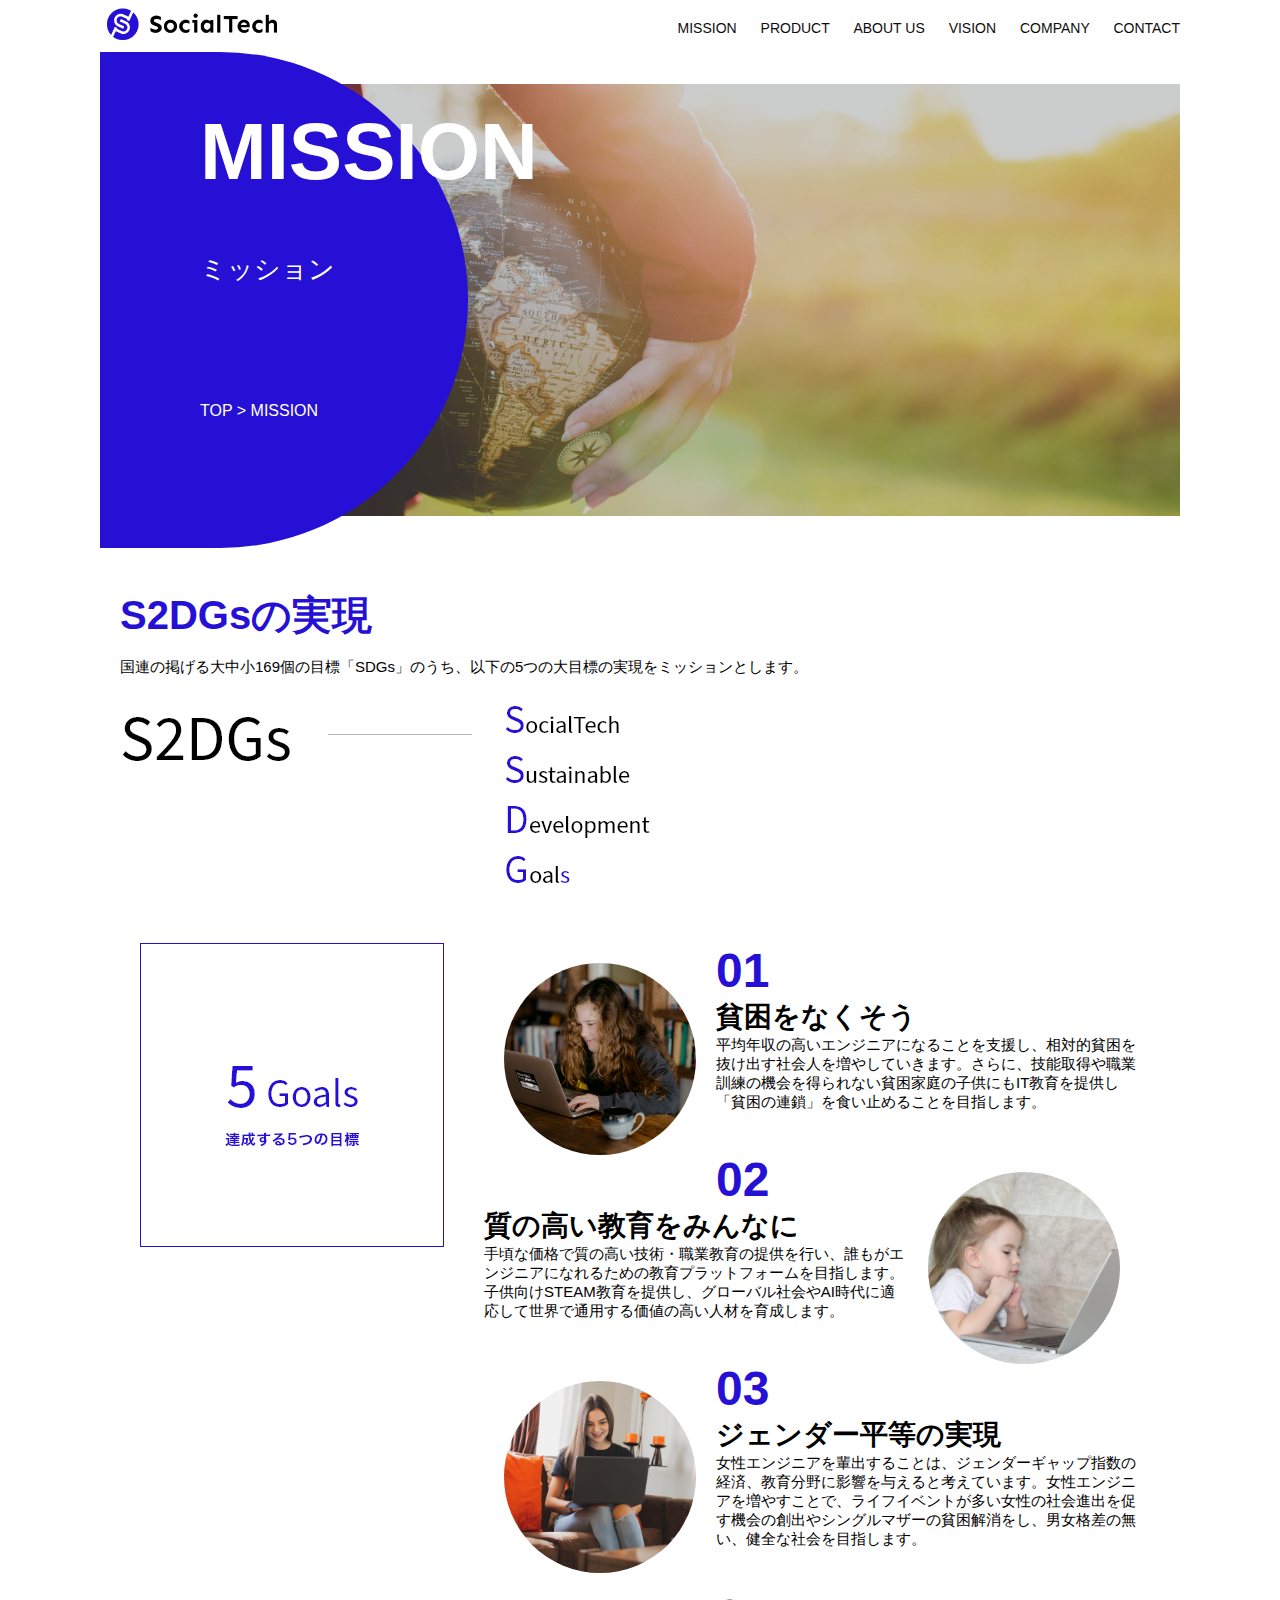
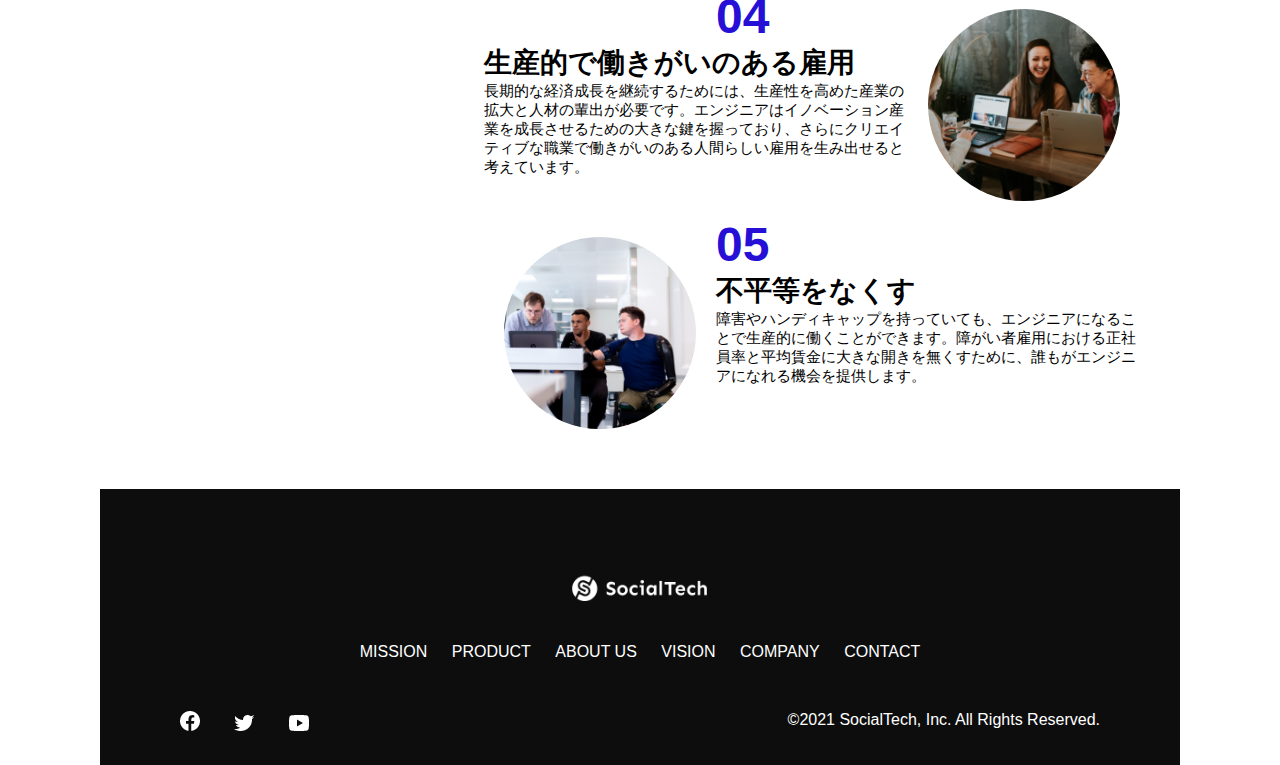
<file: kadai_tutorial_output/kadai_tutorial_output/mission.html>
<!DOCTYPE html>
<html>

<head>
  <title>SocialTech -MISSION ミッション -</title>
  <meta charset="UTF-8">
  <meta name="description" content="SocialTechが目指す5つの目標（S2DGs）を紹介します">
  <meta name="viewport" content="width=device-width, initial-scale=1.0">
  <link rel="stylesheet" href="style.css">
</head>

<body>
  <!-- ヘッダー -->
  <header>
    <!-- ロゴ -->
    <a href="index.html" id="logo"><img src="images/logo.png" alt="トップページに戻る"></a>

    <!-- PC用ナビゲーション -->
    <nav id="nav-pc">
      <a href="mission.html">MISSION</a>
      <a href="product.html">PRODUCT</a>
      <a href="index.html#aboutus">ABOUT US</a>
      <a href="index.html#vision">VISION</a>
      <a href="index.html#company">COMPANY</a>
      <a href="index.html#contact">CONTACT</a>
    </nav>
    <!-- スマホ用メニューボタン -->
    <img id="menu-sp" src="images/button-menu.png" alt="ナビゲーションを開く"
      onclick="document.getElementById('nav-sp').style.display = 'block'">
    <!-- スマホ用ナビゲーション -->
    <nav id="nav-sp">
      <img id="close" src="images/button-close.png" alt="ナビゲーションを閉じる"
        onclick="document.getElementById('nav-sp').style.display = 'none'">
      <a id="logo-sp" href="index.html" onclick="document.getElementById('nav-sp').style.display = 'none'">
        <img src="images/logo-sp.png" alt="トップページに戻る"></a>
      <a class="menu" href="mission.html" onclick="document.getElementById('nav-sp').style.display = 'none'">MISSION</a>
      <a class="menu" href="product.html" onclick="document.getElementById('nav-sp').style.display = 'none'">PRODUCT</a>
      <a class="menu" href="index.html#aboutus" onclick="document.getElementById('nav-sp').style.display = 'none'">ABOUT
        US</a>
      <a class="menu" href="index.html#vision"
        onclick="document.getElementById('nav-sp').style.display = 'none'">VISION</a>
      <a class="menu" href="index.html#company"
        onclick="document.getElementById('nav-sp').style.display = 'none'">COMPANY</a>
      <a class="menu" href="index.html#contact"
        onclick="document.getElementById('nav-sp').style.display = 'none'">CONTACT</a>
      <div id="sns">
        <a href="https://www.facebook.com/sejuku2013"><img src="images/button-facebook.png" alt="Facebookのリンク"></a>
        <a href="https://twitter.com/samuraijuku"><img src="images/button-twitter.png" alt="Twitterのリンク"></a>
        <a href="https://www.youtube.com/channel/UCCFOQO5aDK0xXam4cUQXT8g"><img src="images/button-youtube.png"
            alt="YouTubeのリンク"></a>
      </div>
    </nav>
  </header>
  <main>
    <article>
      <section id="mission-main">
        <div id="mission-title">
          <h1>MISSION</h1>
          <span>ミッション</span>
          <div>TOP > MISSION</div>
        </div>
      </section>
      <section id="mission-s2dgs">
        <h2 class="mission-h2">S2DGsの実現</h2>
        <p>国連の掲げる大中小169個の目標「SDGs」のうち、以下の5つの大目標の実現をミッションとします。</p>
        <img src="images/mission/mission-s2dgs.png" alt="S2DGs">
      </section>
      <section id="mission-5goals">
        <div>
          <img id="s2dgs-image" src="images/mission/mission-5goals.png" alt="5Goals">
        </div>
        <div>
          <div>
            <img class="fivegoals-image-left" src="images/mission/mission-5goals01.png" alt="PCを操作する女の子">
            <span class="fivegoals-number">01</span>
            <h3 class="fivegoals-h3">貧困をなくそう</h3>
            <p class="fivegoals-p">
              平均年収の高いエンジニアになることを支援し、相対的貧困を抜け出す社会人を増やしていきます。さらに、技能取得や職業訓練の機会を得られない貧困家庭の子供にもIT教育を提供し「貧困の連鎖」を食い止めることを目指します。
            </p>
          </div>

            <div>
              <img class="fivegoals-image-right" src="images/mission/mission-5goals02.png" alt="PCを見つめる小さい女の子">
              <span class="fivegoals-number">02</span>
              <h3 class="fivegoals-h3">質の高い教育をみんなに</h3>
              <p class="fivegoals-p">
                手頃な価格で質の高い技術・職業教育の提供を行い、誰もがエンジニアになれるための教育プラットフォームを目指します。子供向けSTEAM教育を提供し、グローバル社会やAI時代に適応して世界で通用する価値の高い人材を育成します。
              </p>
            </div>

              <div>
                <img class="fivegoals-image-left" src="images/mission/mission-5goals03.png" alt="PCを操作する女性">
                <span class="fivegoals-number">03</span>
                <h3 class="fivegoals-h3">ジェンダー平等の実現</h3>
                <p class="fivegoals-p">
                  女性エンジニアを輩出することは、ジェンダーギャップ指数の経済、教育分野に影響を与えると考えています。女性エンジニアを増やすことで、ライフイベントが多い女性の社会進出を促す機会の創出やシングルマザーの貧困解消をし、男女格差の無い、健全な社会を目指します。
                </p>
              </div>

                <div>
                  <img class="fivegoals-image-right" src="images/mission/mission-5goals04.png" alt="笑顔で話し合う3人の男女">
                  <span class="fivegoals-number">04</span>
                  <h3 class="fivegoals-h3">生産的で働きがいのある雇用</h3>
                  <p class="fivegoals-p">
                    長期的な経済成長を継続するためには、生産性を高めた産業の拡大と人材の輩出が必要です。エンジニアはイノベーション産業を成長させるための大きな鍵を握っており、さらにクリエイティブな職業で働きがいのある人間らしい雇用を生み出せると考えています。
                  </p>
                </div>

                  <div>
                    <img class="fivegoals-image-left" src="images/mission/mission-5goals05.png" alt="障害を持つ男性が生き生きと働く様子">
                    <span class="fivegoals-number">05</span>
                    <h3 class="fivegoals-h3">不平等をなくす</h3>
                    <p class="fivegoals-p">
                      障害やハンディキャップを持っていても、エンジニアになることで生産的に働くことができます。障がい者雇用における正社員率と平均賃金に大きな開きを無くすために、誰もがエンジニアになれる機会を提供します。
                    </p>
                  </div>
                </div>
      </section>
    </article>
    <footer>
      <div id="footer-logo">
        <img src="images/logo-sp.png" alt="SocialTech">
      </div>
      <div id="footer-link">
        <a href="mission.html">MISSION</a>
        <a href="product.html">PRODUCT</a>
        <a href="index.html#aboutus">ABOUT US</a>
        <a href="index.html#vision">VISION</a>
        <a href="index.html#company">COMPANY</a>
        <a href="index.html#contact">CONTACT</a>
      </div>
      <div id="sns-footer">
        <a href="https://www.facebook.com/sejuku2013"><img src="images/button-facebook.png" alt="Facebookのリンク"></a>
        <a href="https://twitter.com/samuraijuku"><img src="images/button-twitter.png" alt="Twitterのリンク"></a>
        <a href="https://www.youtube.com/channel/UCCFOQO5aDK0xXam4cUQXT8g"><img src="images/button-youtube.png"
            alt="YouTubeのリンク"></a>
        <span id="copyright">&copy;2021 SocialTech, Inc. All Rights Reserved.</span>
      </div>
    </footer>
  </main>
</body>

</html>
</file>
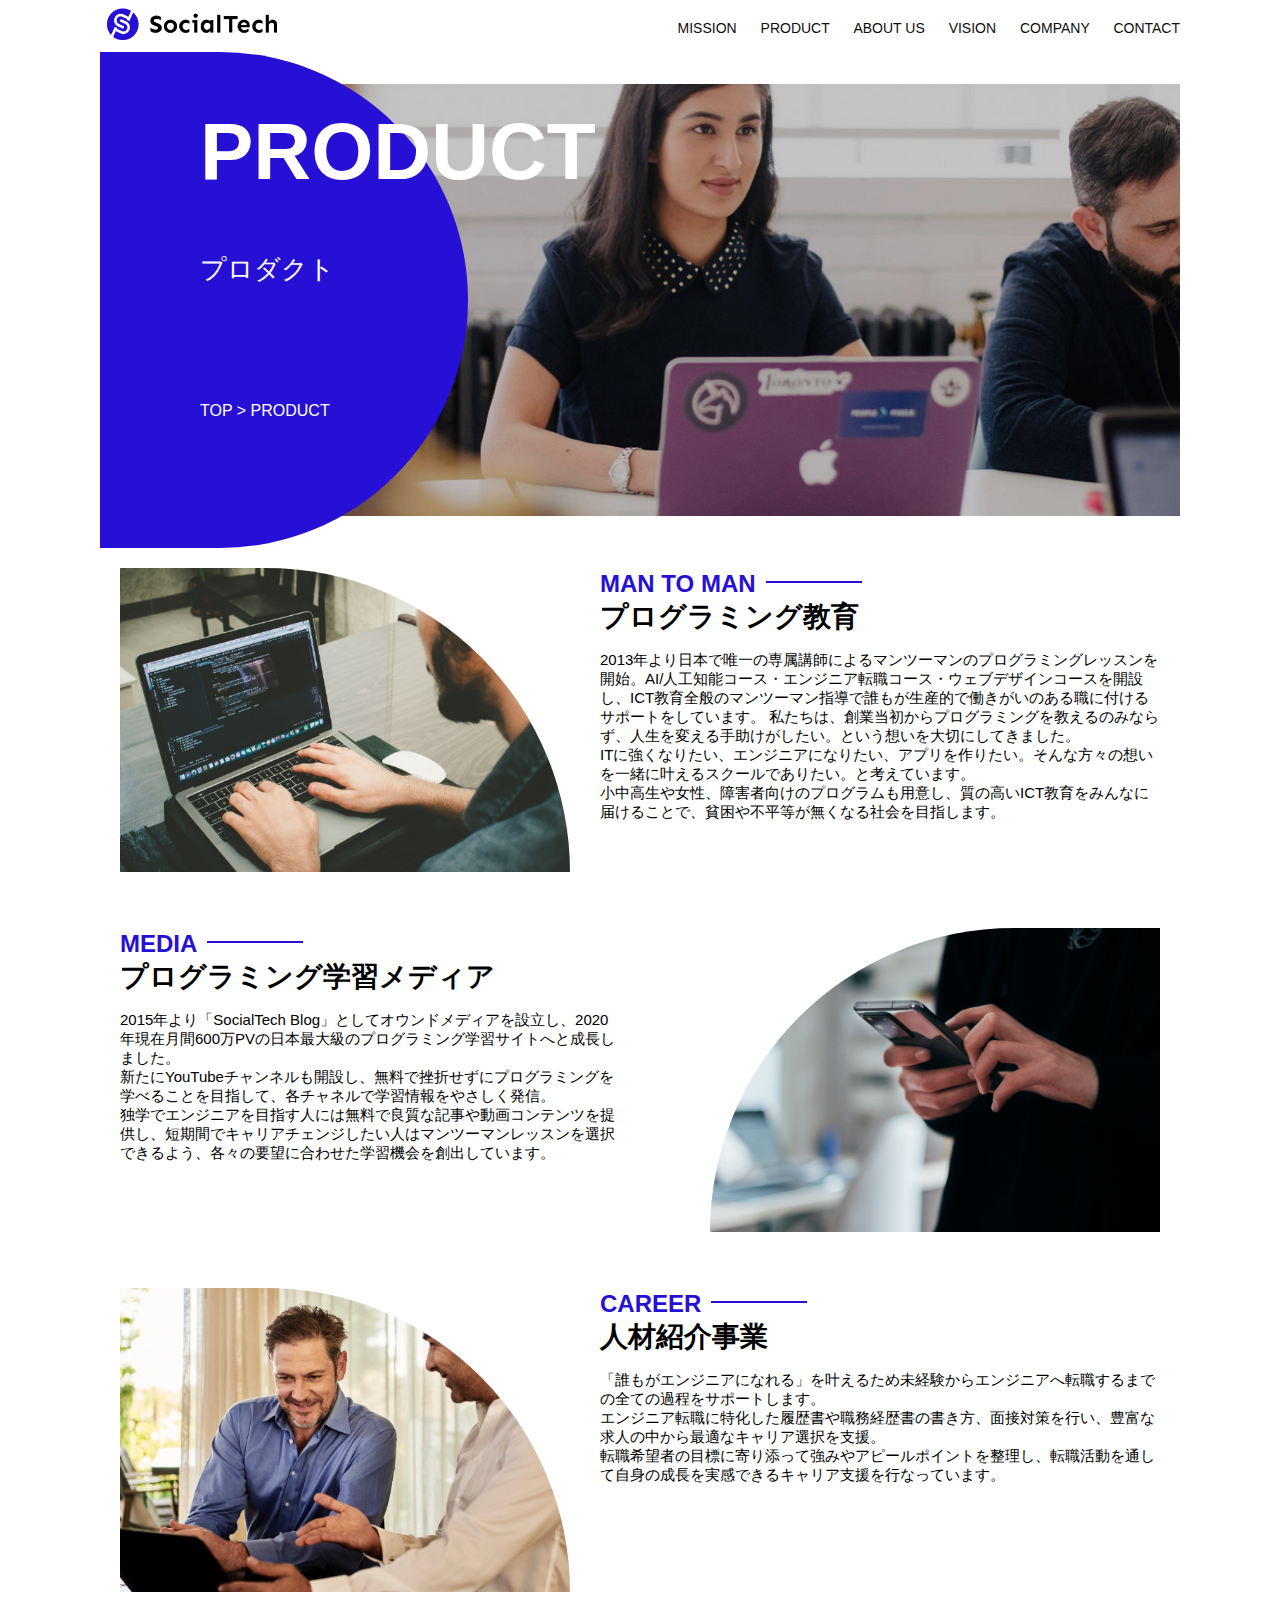
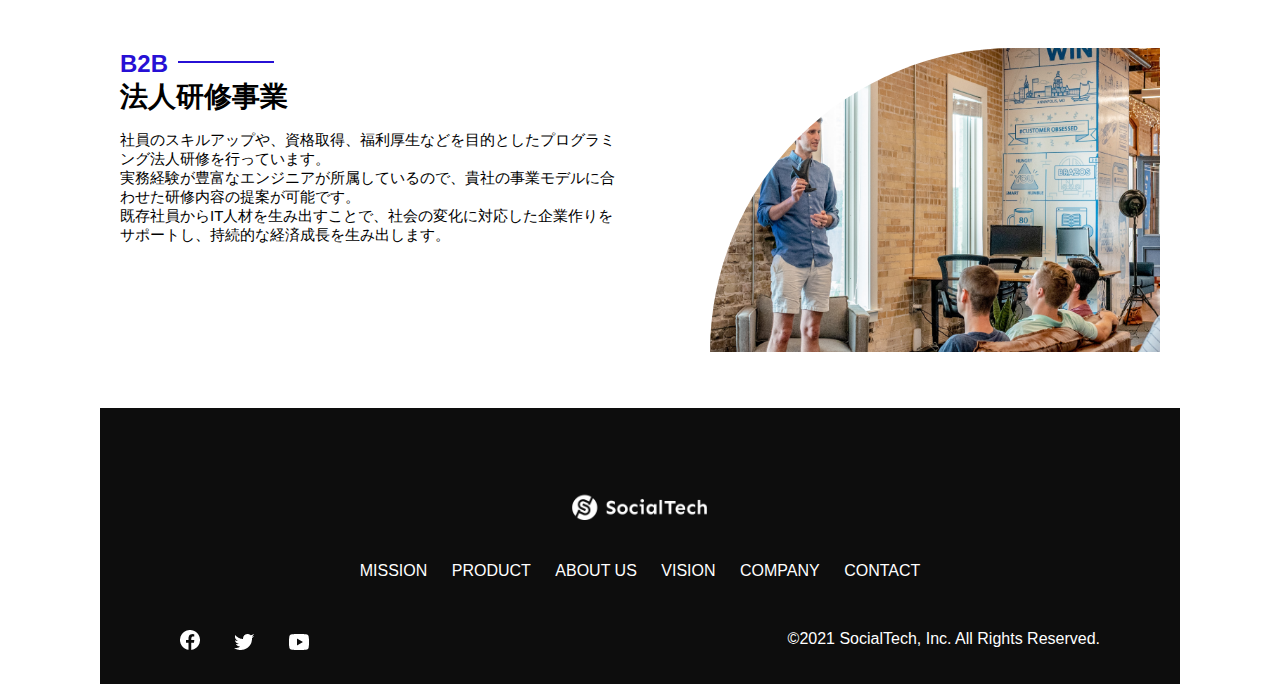
<file: kadai_tutorial_output/kadai_tutorial_output/product.html>
<!DOCTYPE html>
<html>

<head>
  <title>SocialTech -PRODUCT プロダクト-</title>
  <meta charset="UTF-8">
  <meta name="description" content="SocialTechの4つのプロダクトを紹介します">
  <meta name="viewport" content="width=device-width, initial-scale=1.0">
  <link rel="stylesheet" href="style.css">
</head>

<body>
  <!-- ヘッダー -->
  <header>
    <!-- ロゴ -->
    <a href="index.html" id="logo"><img src="images/logo.png" alt="トップページに戻る"></a>

    <!-- PC用ナビゲーション -->
    <nav id="nav-pc">
      <a href="mission.html">MISSION</a>
      <a href="product.html">PRODUCT</a>
      <a href="index.html#aboutus">ABOUT US</a>
      <a href="index.html#vision">VISION</a>
      <a href="index.html#company">COMPANY</a>
      <a href="index.html#contact">CONTACT</a>
    </nav>
    <!-- スマホ用メニューボタン -->
    <img id="menu-sp" src="images/button-menu.png" alt="ナビゲーションを開く"
      onclick="document.getElementById('nav-sp').style.display = 'block'">
    <!-- スマホ用ナビゲーション -->
    <nav id="nav-sp">
      <img id="close" src="images/button-close.png" alt="ナビゲーションを閉じる"
        onclick="document.getElementById('nav-sp').style.display = 'none'">
      <a id="logo-sp" href="index.html" onclick="document.getElementById('nav-sp').style.display = 'none'">
        <img src="images/logo-sp.png" alt="トップページに戻る"></a>
      <a class="menu" href="mission.html" onclick="document.getElementById('nav-sp').style.display = 'none'">MISSION</a>
      <a class="menu" href="product.html" onclick="document.getElementById('nav-sp').style.display = 'none'">PRODUCT</a>
      <a class="menu" href="index.html#aboutus" onclick="document.getElementById('nav-sp').style.display = 'none'">ABOUT
        US</a>
      <a class="menu" href="index.html#vision"
        onclick="document.getElementById('nav-sp').style.display = 'none'">VISION</a>
      <a class="menu" href="index.html#company"
        onclick="document.getElementById('nav-sp').style.display = 'none'">COMPANY</a>
      <a class="menu" href="index.html#contact"
        onclick="document.getElementById('nav-sp').style.display = 'none'">CONTACT</a>
      <div id="sns">
        <a href="https://www.facebook.com/sejuku2013"><img src="images/button-facebook.png" alt="Facebookのリンク"></a>
        <a href="https://twitter.com/samuraijuku"><img src="images/button-twitter.png" alt="Twitterのリンク"></a>
        <a href="https://www.youtube.com/channel/UCCFOQO5aDK0xXam4cUQXT8g"><img src="images/button-youtube.png"
            alt="YouTubeのリンク"></a>
      </div>
    </nav>
  </header>
  <main>
    <article>
      <section id="product-main">
        <div id="product-title">
          <h1>PRODUCT</h1>
          <span>プロダクト</span>
          <div>TOP > PRODUCT</div>
        </div>
      </section>
      <section class="product-section1">
        <img src="images/product/product-mantoman.png" alt="PCでコードを書く男性">
        <div>
          <h2 class="product-h2">MAN TO MAN</h2>
          <h3 class="product-h3">プログラミング教育</h3>
          <p>
            2013年より日本で唯一の専属講師によるマンツーマンのプログラミングレッスンを開始。AI/人工知能コース・エンジニア転職コース・ウェブデザインコースを開設し、ICT教育全般のマンツーマン指導で誰もが生産的で働きがいのある職に付けるサポートをしています。
             私たちは、創業当初からプログラミングを教えるのみならず、人生を変える手助けがしたい。という想いを大切にしてきました。<br>ITに強くなりたい、エンジニアになりたい、アプリを作りたい。そんな方々の想いを一緒に叶えるスクールでありたい。と考えています。<br>小中高生や女性、障害者向けのプログラムも用意し、質の高いICT教育をみんなに届けることで、貧困や不平等が無くなる社会を目指します。
          </p>
        </div>
      </section>
      <section class="product-section2">
        <div>
          <h2 class="product-h2">MEDIA</h2>
          <h3 class="product-h3">プログラミング学習メディア</h3>
          <p>
            2015年より「SocialTech
             Blog」としてオウンドメディアを設立し、2020年現在月間600万PVの日本最大級のプログラミング学習サイトへと成長しました。<br>新たにYouTubeチャンネルも開設し、無料で挫折せずにプログラミングを学べることを目指して、各チャネルで学習情報をやさしく発信。<br>独学でエンジニアを目指す人には無料で良質な記事や動画コンテンツを提供し、短期間でキャリアチェンジしたい人はマンツーマンレッスンを選択できるよう、各々の要望に合わせた学習機会を創出しています。
          </p>
        </div>
        <img src="images/product/product-media.png" alt="スマートフォンを操作する人">
      </section>
      <section class="product-section1">
        <img src="images/product/product-career.png" alt="笑顔で話し合う2人の男性">
        <div>
          <h2 class="product-h2">CAREER</h2>
          <h3 class="product-h3">人材紹介事業</h3>
          <p>
            「誰もがエンジニアになれる」を叶えるため未経験からエンジニアへ転職するまでの全ての過程をサポートします。<br>エンジニア転職に特化した履歴書や職務経歴書の書き方、面接対策を行い、豊富な求人の中から最適なキャリア選択を支援。<br>転職希望者の目標に寄り添って強みやアピールポイントを整理し、転職活動を通して自身の成長を実感できるキャリア支援を行なっています。<br>
          </p>
        </div>
      </section>
      <section class="product-section2">
        <div>
          <h2 class="product-h2">B2B</h2>
          <h3 class="product-h3">法人研修事業</h3>
          <p>
            社員のスキルアップや、資格取得、福利厚生などを目的としたプログラミング法人研修を行っています。<br>実務経験が豊富なエンジニアが所属しているので、貴社の事業モデルに合わせた研修内容の提案が可能です。<br>既存社員からIT人材を生み出すことで、社会の変化に対応した企業作りをサポートし、持続的な経済成長を生み出します。
          </p>
        </div>
        <img src="images/product/product-b2b.png" alt="講演中の男性とそれを聴く人々">
      </section>
    </article>
    <footer>
      <div id="footer-logo">
        <img src="images/logo-sp.png" alt="SocialTech">
      </div>
      <div id="footer-link">
        <a href="mission.html">MISSION</a>
        <a href="product.html">PRODUCT</a>
        <a href="index.html#aboutus">ABOUT US</a>
        <a href="index.html#vision">VISION</a>
        <a href="index.html#company">COMPANY</a>
        <a href="index.html#contact">CONTACT</a>
      </div>
      <div id="sns-footer">
        <a href="https://www.facebook.com/sejuku2013"><img src="images/button-facebook.png" alt="Facebookのリンク"></a>
        <a href="https://twitter.com/samuraijuku"><img src="images/button-twitter.png" alt="Twitterのリンク"></a>
        <a href="https://www.youtube.com/channel/UCCFOQO5aDK0xXam4cUQXT8g"><img src="images/button-youtube.png"
            alt="YouTubeのリンク"></a>
        <span id="copyright">&copy;2021 SocialTech, Inc. All Rights Reserved.</span>
      </div>
    </footer>
  </main>
</body>


</html>
</file>
<file: kadai_tutorial_output/kadai_tutorial_output/style.css>
/* PC、スマホ共通スタイル */
body {
  font-family: "Source Sans Pro", "Hiragino Kaku Gothic ProN", Meiryo, Arial, sans-serif;
}

p {
  font-size: 15px;
}

.arrow-right {
  color: #2710d5;
  }

#submit {
  margin-top: 50px;
  }
  


/* pc用のスタイル */
@media screen and (min-width: 768px) {

  .carousel {
    width: 885px;
    margin-left: 20px;
  }

  .carouselImg {
    width: 885px;
  }


  body {
    max-width: 1080px;
    min-width: 960px;
    margin: 0 auto 0 auto;
  }



  header {
    display: flex;
    justify-content: space-between;
  }

  #nav-pc {
    text-align: right;
    font-size: 14px;
    padding-top: 20px;
  }

  #nav-pc>a {
    text-decoration: none;
    margin-left: 20px;
  }

  #nav-pc>a:link {
    color: #0d0d0d;
  }

  #nav-pc>a:visited {
    color: #0d0d0d;
  }

  #nav-pc>a:hover {
    color: #0d0d0d;
    text-decoration: underline;
  }

  #nav-pc>a:active {
    color: #0d0d0d;
  }

  /* スマホ用ナビを非表示 */
  #nav-sp,
  #menu-sp {
    display: none;
  }

  #main-visual {
    position: relative;
    height: 400px;
  }

  #main-message {
    position: absolute;
    top: 0;
    left: 0;
    background-color: #2710d5;
    color: white;
    border-radius: 0 0 476px 0;
    max-width: 620px;
    height: 100%;
    width: 100%;
    z-index: 11;
  }

  #main-message>h1 {
    font-size: 60px;
    font-weight: bold;
    margin: 100px 0 0 50px;
  }

  #main-message>p {
    font-size: 28px;
    margin: 0 0 0 50px;
  }

  #main-visual>img {
    max-width: 620px;
    border-radius: 476px 0 0 0;
    position: absolute;
    top: 0;
    right: 0;
    z-index: 10;
  }

  /* 見出し */
  h2 {
    margin: 40px 0 0 0;
  }

  h2::after {
    content: url("images/line.png");
    margin-left: 10px;
  }

  h3 {
    font-size: 27px;
  }

  /*ミッション*/
  #mission {
    margin: 80px auto 80px auto;
    width: 100%;
  }

  #mission-flex {
    width: 100%;
    display: flex;
  }

  #mission-flex>div {
    width: 50%;
    margin: 20px;
  }

  #mission-photo {
    width: 100%;
  }

  #s2dgs {
    margin-top: 50px;
    width: 100%;
  }

  /*プロダクト*/
  #product {
    background-color: #fafafa;
    margin: 80px 0 80px 0;
    padding: 10px 40px 0px 40px;
  }

  /*外枠*/
  #product>div {
    margin-top: 40px;
    display: flex;
  }

  /*左のカラム*/
  #product-left {
    width: 50%;
    margin-right: 20px;
  }

  /*右のカラム*/
  #product-right {
    width: 50%;
    margin-left: 20px;
    margin-top: 80px;
  }

  /*画像＋説明の枠*/
  #product-left>div {
    position: relative;
    height: 480px;
    margin-right: 20px;
  }

  #product-right>div {
    position: relative;
    height: 480px;
    margin-left: 20px;
  }

  /*画像*/
  .product-photo {
    width: 100%;
  }

  /* 説明文の枠 */
  .product-explain {
    background-color: #ffffff;
    position: absolute;
    left: 0;
    top: 280px;
    margin: 0 40px 0 40px;
    padding: 20px;
    box-shadow: 5px 5px 10px rgba(0, 0, 0, 0.05);
  }

  /**説明文の英語*/
  .product-explain>span {
    color: #2710d5;
    font-weight: bold;
    font-size: 16px;
    margin: 0;
  }

  /* 説明文の見出し */
  .product-explain>h3 {
    font-size: 20px;
    margin: 5px 0 5px 0;
  }

  /* 説明文 */
  .product-explain>p {
    font-size: 14px;
    margin: 0;
  }

  /* もっとみるボタン */
  #product-more {
    margin: 0 auto -42px auto;
  }

  /* ABOUT US */
  #abutus {
    margin: 80px auto 80px auto;
  }

  /* 3つの組織文化と画像を入れる枠 */
  #aboutus>div {
    display: flex;
  }

  /* 画像 */
  .culture-img {
    width: 100%;
    align-self: flex-start;
  }

  .culture-img2 {
    margin-top: 50px;
    width: 100%;
  }

  .culture-table {
    margin-right: 50px;
  }


  /* 番号 */
  .culture-num {
    font-size: 80px;
    color: #2710d5;
    margin: 0 20px 0 0;
  }

  /* 組織文化英語 */
  .culture-en {
    color: #2710d5;
    font-weight: bold;
    font-size: 24px;
    display: block;
  }

  /* 組織文化日本語 */
  .culture-jp {
    font-size: 28px;
    font-weight: bold;
  }

  /* 説明文 */
  .culture-description {
    margin: 0;
  }

  /* ビジョン */
  #vision {
    margin: 80px auto 80px auto;
  }

  /* セクション内の外枠 */
  #vision>div {
    width: 100%;
    display: flex;
    justify-content: space-between;
    flex-wrap: wrap;
  }

  /* 7つの行動指針の枠 */
  .vision-box {
    width: 300px;
    height: 300px;
    margin-bottom: 30px;
    position: relative;
  }

  .vision-box>img {
    width: 100%;
    height: auto;
    position: absolute;
    top: 0;
    left: 0;
    z-index: 30;
  }

  .vision-box>span {
    position: absolute;
    top: 0;
    left: 0;
    z-index: 31;
    margin-right: 20px;
  }

  .vision-box>span>h4 {
    color: #2710d5;
    font-size: 19px;
    margin: 80px 0 0 0;
  }

  .vision-box>span>h4::first-letter {
    font-size: 40px;
  }

  .vision-box>span>h5 {
    font-size: 20px;
    margin: 0 0 0 0;
  }

  .vision-box>span>p {
    margin: 10px 0 0 0;
  }

  /* 会社概要 */
  #company {
    margin: 80px auto 80px auto;
  }

  #company-table {
    width: 100%;
  }

  .tableheader {
    text-align: left;
    padding: 20px;
    border-bottom-color: #2710d5;
    border-bottom-width: 1px;
    border-bottom-style: solid;
    width: 100px;
  }

  .tableheader-first {
    text-align: left;
    padding: 20px;
    border-bottom-color: #2710d5;
    border-bottom-width: 1px;
    border-bottom-style: solid;
    border-top-color: #2710d5;
    border-top-width: 1px;
    border-top-style: solid;
    width: 100px;
  }

  .cell {
    padding: 30px;
    border-bottom-color: #ececec;
    border-bottom-width: 1px;
    border-bottom-style: solid;
  }

  .cell-first {
    padding: 30px;
    border-bottom-color: #ececec;
    border-bottom-width: 1px;
    border-bottom-style: solid;
    border-top-color: #ececec;
    border-top-width: 1px;
    border-top-style: solid;
  }

  #company>iframe {
    width: 100%;
    height: 368px;
    margin-top: 40px;
  }

  /* お問い合わせ */
  #contact {
    margin: 80px auto 80px auto;
  }

  /* 外枠 */
  #contact>form>div {
    display: flex;
    flex-direction: row;
    flex-wrap: wrap;
    padding-bottom: 30px;
  }

  /* 左列の見出し */
  .contact-heading {
    width: 240px;
    align-self: center;
  }

  /* 見出しのラベル */
  .contact-label {
    font-weight: bold;
  }

  /* 必須 */
  .contact-span {
    color: #ce2222;
    margin: 0 0 0 20px;
    font-weight: bold;
  }

  /* テキストボックス */
  .contact-textbox {
    border-top: 0;
    border-left: 0;
    border-right: 0;
    border-bottom-width: 1px;
    border-bottom-color: #707070;
    border-bottom-style: solid;
    background-color: #fafafa;
    width: 400px;
    height: 56px;
  }

  /* お問い合わせ内容のテキストエリア */
  .contact-textarea {
    border-top: 0;
    border-left: 0;
    border-right: 0;
    border-bottom-width: 1px;
    border-bottom-color: #707070;
    border-bottom-style: solid;
    background-color: #fafafa;
    width: 400px;
    height: 200px;
  }

  /* 個人情報の取り扱い */
  details {
    width: 700px;
  }

  details>div {
    background-color: #fafafa;
    padding: 20px;
  }

  details>div>span {
    font-weight: bold;
  }

  /* フッター */
  footer {
    background-color: #0d0d0d;
    text-align: center;
    padding: 80px 80px 30px 80px;
  }

  #footer-logo {
    margin-bottom: 30px;
  }

  #footer-link {
    margin-bottom: 50px;
  }

  #footer-link>a {
    text-decoration: none;
    margin: 10px;
  }

  #footer-link a:link {
    color: #ffffff;
  }

  #footer-link > a:visited {
    color: #ffffff;
  }

  #footer-link > a:hover {
    color: #ffffff;
    text-decoration: underline;
  }

  #footer-link > a:active {
    color: #ffffff;
  }

  #sns-footer {
    text-align: left;
    width: 100%;
  }

  #sns-footer>a {
    margin-right: 30px;
  }

  #copyright {
    color: #ffffff;
    float: right;
  }

  /* mission.html用スタイル */
/* ミッションのメインビジュアル */
#mission-main {
  height: 496px;
  width: 100%;
  background-image: url("images/mission/mission-main.png");
  background-repeat: no-repeat;
  background-position-y: center;
}

#mission-title {
  background-color: #2710d5;
  width: 368px;
  color: #ffffff;
  height: 496px;
  border-radius: 0 248px 248px 0;
  position: relative;
}

#mission-title > h1 {
  position: absolute;
  top: 0;
  left: 100px;
  font-size: 80px;
}

#mission-title > span {
  position: absolute;
  top: 200px;
  left: 100px;
  font-size: 26px;
}

#mission-title > div {
  position: absolute;
  top: 350px;
  left: 100px;
  font-size: 16px;
}

#mission-s2dgs {
  width: 100%;
  margin: 20px;
}

.mission-h2 {
  color: #2710d5;
  font-size: 40px;
}

.mission-h2::after {
  content: none;
}

#mission-5goals {
  margin: 20px;
  display: flex;
}

#mission-5goals > div {
  flex-grow: 1;
  padding: 20px;
}

#mission-5goals > div > div {
  margin-bottom: 40px;
}

.fivegoals-image-right {
  float: right;
  margin: 20px;
}

.fivegoals-image-left {
  float: left;
  margin: 20px;
}

.fivegoals-number {
  color: #2710d5;
  font-size: 48px;
  margin: 0;
  font-weight: bold;
}

.fivegoals-h3 {
  font-size: 28px;
  margin: 0;
}

.fivegoals-p {
  margin: 0;
}

/* プロダクトページ */
#product-main {
  height: 496px;
  width: 100%;
  background-image: url("images/product/product-main.png");
  background-repeat: no-repeat;
  background-position-y: center;
}

#product-title {
  background-color: #2710d5;
  width: 368px;
  color: #ffffff;
  height: 496px;
  border-radius: 0 248px 248px 0;
  position: relative;
}

#product-title > h1 {
  position: absolute;
  top: 0;
  left: 100px;
  font-size: 80px;
}

#product-title > span {
  position: absolute;
  top: 200px;
  left: 100px;
  font-size: 26px;
}

#product-title > div {
  position: absolute;
  top: 350px;
  left: 100px;
  font-size: 16px;
}

/* セクション1 */
   .product-section1 {
     position: relative;
     margin: 20px;
     height: 340px;
   }
 
   .product-section1 > img {
     position: absolute;
     top: 0;
     left: 0;
     width: 450px;
     margin: 0 40px 30px 0;
     border-radius: 0 432px 0 0;
   }
 
   .product-section1 > div {
     position: absolute;
     top: 0;
     left: 480px;
   }
 
   /* セクション2 */
   .product-section2 {
     position: relative;
     margin: 20px;
     height: 340px;
   }
 
   .product-section2 > img {
     position: absolute;
     top: 0;
     right: 0;
     width: 450px;
     margin: 0 0 30px 40px;
     border-radius: 432px 0 0 0;
   }
 
   .product-section2 > div {
     width: 500px;
     position: absolute;
     top: 0;
     left: 0;
   }
 
   .product-h2 {
     color: #2710d5;
     font-size: 24px;
     margin: 0;
   }
 
   .product-h3 {
     font-size: 28px;
     margin: 0;
   }
}






/* 
スマホ用のスタイル 
*/
@media screen and (max-width: 767px) {

.carousel {
  width: 375px;
  margin: 0 auto 0 auto;
}

.carouselImg {
  width: 375px;
}


  body {
    min-width: 375px;
    margin: 0;
  }

  /* PC用ナビゲーション非表示 */
  #nav-pc {
    display: none;
  }

  /* ハンバーガーメニュー */
  #menu-sp {
    position: absolute;
    top: 0px;
    right: 0px;
  }

  /* スマホ用ナビゲーションの表示切り替え */
  /* 初期状態、レイアウトと非表示設定 */
  #nav-sp {
    background-color: #2710d5;
    position: absolute;
    left: 0;
    top: 0;
    height: 100%;
    width: 100%;
    display: none;
    z-index: 100;
  }

  /* Xボタン */
  #close {
    position: absolute;
    top: 20px;
    right: 20px;
  }

  /* ナビゲーションメニュー用ロゴ */
  #logo-sp {
    margin: 80px 0 30px 20px;
  }

  /* ナビゲーションのリンクの装飾設定 */
  #nav-sp>a {
    display: block;
  }

  #nav-sp>a:link {
    color: #ffffff;
  }


  #nav-sp>a:visited {
    color: #ffffff;
  }


  #nav-sp>a:hover {
    color: #ffffff;
    text-decoration: underline;
  }


  #nav-sp>a:active {
    color: #ffffff;
  }

  #nav-sp>.menu {
    text-decoration: none;
    display: block;
    margin: 0 20px 0 20px;
    height: 44px;
    font-size: 16px;
    background-image: url("images/arrow.png");
    background-repeat: no-repeat;
    background-position: right top;
  }

  #sns {
    position: absolute;
    bottom: 20px;
    left: 20px;
  }

  #sns>a {
    margin-right: 30px;
  }

  /* メインビジュアル */
  #main-visual {
    position: relative;
    height: 470px;
    width: 100%;
    overflow: hidden;
  }

  #main-visual > div {
    position: absolute;
    top: 0;
    left: 0;
    background-color: #2710d5;
    color: white;
    border-radius: 0 0 476px 0;
    text-align: center;
    height: 280px;
    width: 100%;
    z-index: 11;
  }

  #main-visual > div > h1 {
    font-size: 28px;
    margin: 90px 0 0 0;
  }

  #main-visual > div > p {
    margin: 0;
  }

  #main-visual > img {
    width: 100%;
    border-radius: 476px 0 0 0;
    z-index: 10;
    position: absolute;
    bottom: 0;
    right: 0;
  }

  /* 見出し */
  h2::after {
    content: url("images/line.png");
    margin-left: 10px;
  }

  h3 {
    font-size: 24px;
    margin: 10px 0 0 0;
  }

  /* ミッション */
  #mission {
    margin: 20px;
  }

  #mission-photo {
    width: 100%;
  }

  #s2dgs {
    width: 100%;
  }

  /* プロダクト */
  #product {
    background-color: #fafafa;
    padding-top: 10px;
  }

  #product h2 {
    margin-left: 20px;
  }
  /* 外枠 */
  /* 左右のカラム　スマホでは縦並び */
  #product-left,
  #product-right {
    margin-left: 20px;
    margin-right: 20px;
  }


/* 画像＋説明の枠 */
#product-left > div,
#product-right > div {
  position: relative;
  height: 540px;
}

/* 説明文の枠 */
.product-explain {
  background-color: #ffffff;
  position: absolute;
  left: 0;
  bottom: 50px;
  padding: 20px;
  box-shadow: 5px 5px 10px rgba(0, 0, 0, 0.05);
}

.product-explain > span {
  color: #2710d5;
  font-weight: bold;
  font-size: 16px;
  margin: 0px;
}

.product-explain > h3 {
  margin: 10px 0 10px 0;
}

/* 画像 */
.product-photo {
  width: 100%;
}

#product-more > img {
  margin: 0 0 -42px 20px;
}


/* ABOUT US */
#aboutus {
  margin: 80px 20px 80px 20px;
}

#aboutus > div {
  display: flex;
  flex-direction: column;
}

.culture-table {
  width: 100%;
  padding-right: 20px;
  order: 2;
}

.culture-img {
  width: 100%;
  order: 1;
}

.culture-img2 {
  width: 100%;
}

.culture-num {
  font-size: 80px;
  color: #2710d5;
}

.culture-en {
  color: #2710d5;
  font-weight: bold;
  font-size: 24px;
  display: block;
}

.culture-jp {
  display: block;
}

.culture-description {
  margin: 0;
}

/* ビジョン */
#vision {
  margin: 80px 20px 80px 20px;
}

.vision-box {
  width: 300px;
  height: 300px;
  margin-bottom: 30px;
  position: relative;
}

.vision-box > img {
  width: 100%;
  height: auto;
  position: absolute;
  top: 0;
  left: 0;
  z-index: 30;
}

.vision-box > span {
  position: absolute;
  top: 0;
  left: 0;
  z-index: 31;
  margin-right: 20px;
}

.vision-box > span > h4 {
  color: #2710d5;
  font-size: 19px;
  margin: 60px 0 0 0;
}

.vision-box > span > h5 {
  font-size: 20px;
  margin: 0 0 0 0;
}

.vision-box > span > p {
  margin: 10px 0 0 0;
}

/* 会社概要 */
#company {
  margin: 0 20px 0 20px;
}

#company > h3 {
  margin-bottom: 20px;
}

#company-table {
  width: 100%;
}

.tableheader-first {
  text-align: left;
  padding: 20px;
  border-bottom-color: #2710d5;
  border-bottom-width: 1px;
  border-bottom-style: solid;
  border-top-color: #2710d5;
  border-top-width: 1px;
  border-top-style: solid;
  width: 50px;
}

.tableheader {
  text-align: left;
  padding: 20px;
  border-bottom-color: #2710d5;
  border-bottom-width: 1px;
  border-bottom-style: solid;
  width: 50px;
}

.cell {
  padding: 30px;
  border-bottom-color: #ececec;
  border-bottom-width: 1px;
  border-bottom-style: solid;
}

.cell-first {
  padding: 30px;
  border-bottom-color: #ececec;
  border-bottom-width: 1px;
  border-bottom-style: solid;
  border-top-color: #ececec;
  border-top-width: 1px;
  border-top-style: solid;
}

#company > iframe {
  width: 100%;
  height: 240px;
  margin: 40px 0 0 0;
}

/* お問い合わせ */
#contact {
  margin: 80px 20px 80px 20px;
}

#contact > h3 {
  margin-bottom: 20px;
}

#contact > form > div {
  margin-bottom: 20px;
}

.contact-heading {
  margin-bottom: 20px;
}

/* ラベル */
.contact-label {
  font-weight: bold;
}

/* 必須 */
.contact-span {
  color: #ce2222;
  margin:  0 0 0 20px;
  font-weight: bold;
}

.contact-textbox{
  height: 56px;
  border-top: 0;
  border-left: 0;
  border-right: 0;
  background-color: #fafafa;
  border-bottom-color: #707070;
  border-bottom-width: 1px;
  border-style: solid;
  min-width: 300px;
  width: 100%;
}

.contact-textarea {
  height: 150px;
  border-top: 0;
  border-left: 0;
  border-right: 0;
  background-color: #fafafa;
  width: 100%;
}

.radiobutton {
  margin-bottom: 20px;
}

.radiobutton + label::after {
  content: "\A";
  white-space: pre;
}

/* フッター */
footer {
  background-color: #0d0d0d;
  padding: 30px 20px 50px 20px;
}

#footer-logo {
  margin-bottom: 30px;
}

#footer-link {
  margin-bottom: 50px;
}

#footer-link > a {
  text-decoration: none;
  margin: 0 20px 30px 0;
  display: block;
  background-image: url("images/arrow.png");
  background-repeat: no-repeat;
  background-position: right top;
}

#footer-link > a:link {
  color: #ffffff;
}

#footer-link:visited {
  color: #ffffff;
}

#footer-link:hover {
  color: #ffffff;
  text-decoration: underline;
}

#footer-link > a:active {
  color: #ffffff;
}

#sns-footer > a {
  margin-right: 30px;
}

#copyright {
  font-size: 12px;
  display: block;
  margin-top: 30px;
  color: #ffffff;
}

/* mission.html用スタイル */
/* ミッションのメインビジュアル */
#mission-main {
  height: 256px;
  width: 100%;
  background-image: url("images/mission/mission-main.png");
  background-repeat: no-repeat;
  background-position-y: center;
  background-size: auto 208px;
}

#mission-title {
  background-color: #2710d5;
  width: 136px;
  color: #ffffff;
  height: 256px;
  border-radius: 0 248px 248px 0;
  position: relative;
}

#mission-title > h1 {
  position: absolute;
  top: 0;
  left: 20px;
  font-size: 40px;
}

#mission-title > span {
  position: absolute;
  top: 110px;
  left: 20px;
  font-size: 18px;
}

#mission-title > div {
  position: absolute;
  top: 180px;
  left: 20px;
  font-size: 13px;
}

/* ミッション　S2DGsの設定 */
#mission-s2dgs {
  margin: 20px;
}

.mission-h2 {
  color: #2710d5;
  font-size: 38px;
  margin: 0px;
}

.mission-h2::after {
  content: none;
}

#mission-s2dgs > img {
  width: 100%;
}

/* ミッション5Goalsの設定 */
#mission-5goals {
  margin: 20px;
}

#mission-5goals > div > div {
  margin-bottom: 40px;
}

#s2dgs-image {
  width: 100%;
}

.fivegoals-image-left{
  margin: 20px auto 20px auto;
  display: block;
}

.fivegoals-image-right{
  margin: 20px auto 20px auto;
  display: block;
}

.fivegoals-number {
  color: #2710d5;
  font-size: 48px;
  margin: 0;
}

.fivegoals-h3 {
  font-size: 28px;
  margin: 0;
}

.fivegoals-p {
  margin: 0;
}

/* プロダクトページ */

#product-main {
  height: 256px;
  width: 100%;
  background-image: url("images/product/product-main.png");
  background-repeat: no-repeat;
  background-position-y: center;
  background-size: auto 208px;
}

#product-title {
  background-color: #2710d5;
  width: 136px;
  color: #ffffff;
  height: 256px;
  border-radius: 0 248px 248px 0;
  position: relative;
}

#product-title > h1 {
  position: absolute;
  top: 0;
  left: 20px;
  font-size: 40px;
}

#product-title > span {
  position: absolute;
  top: 110px;
  left: 20px;
  font-size: 18px;
}

#product-title > div {
  position: absolute;
  top: 180px;
  left: 20px;
  font-size: 13px;
}

.product-section1 {
  margin: 20px;
}

.product-section1 > img {
  width: 100%;
  border-radius: 0 300px 0 0;
}

.product-section2 {
  margin: 20px;
  display: flex;
  flex-direction: column;
}

.product-section2 > img {
  order: 1;
  width: 100%;
  border-radius: 300px 0 0 0;
}

.product-section2 > div {
  order: 2;
}

.product-h2 {
  color: #2710d5;
  font-size: 24px;
  margin: 0;
}

.product-h3 {
  font-size: 28px;
  margin: 0;
}

}
</file>
